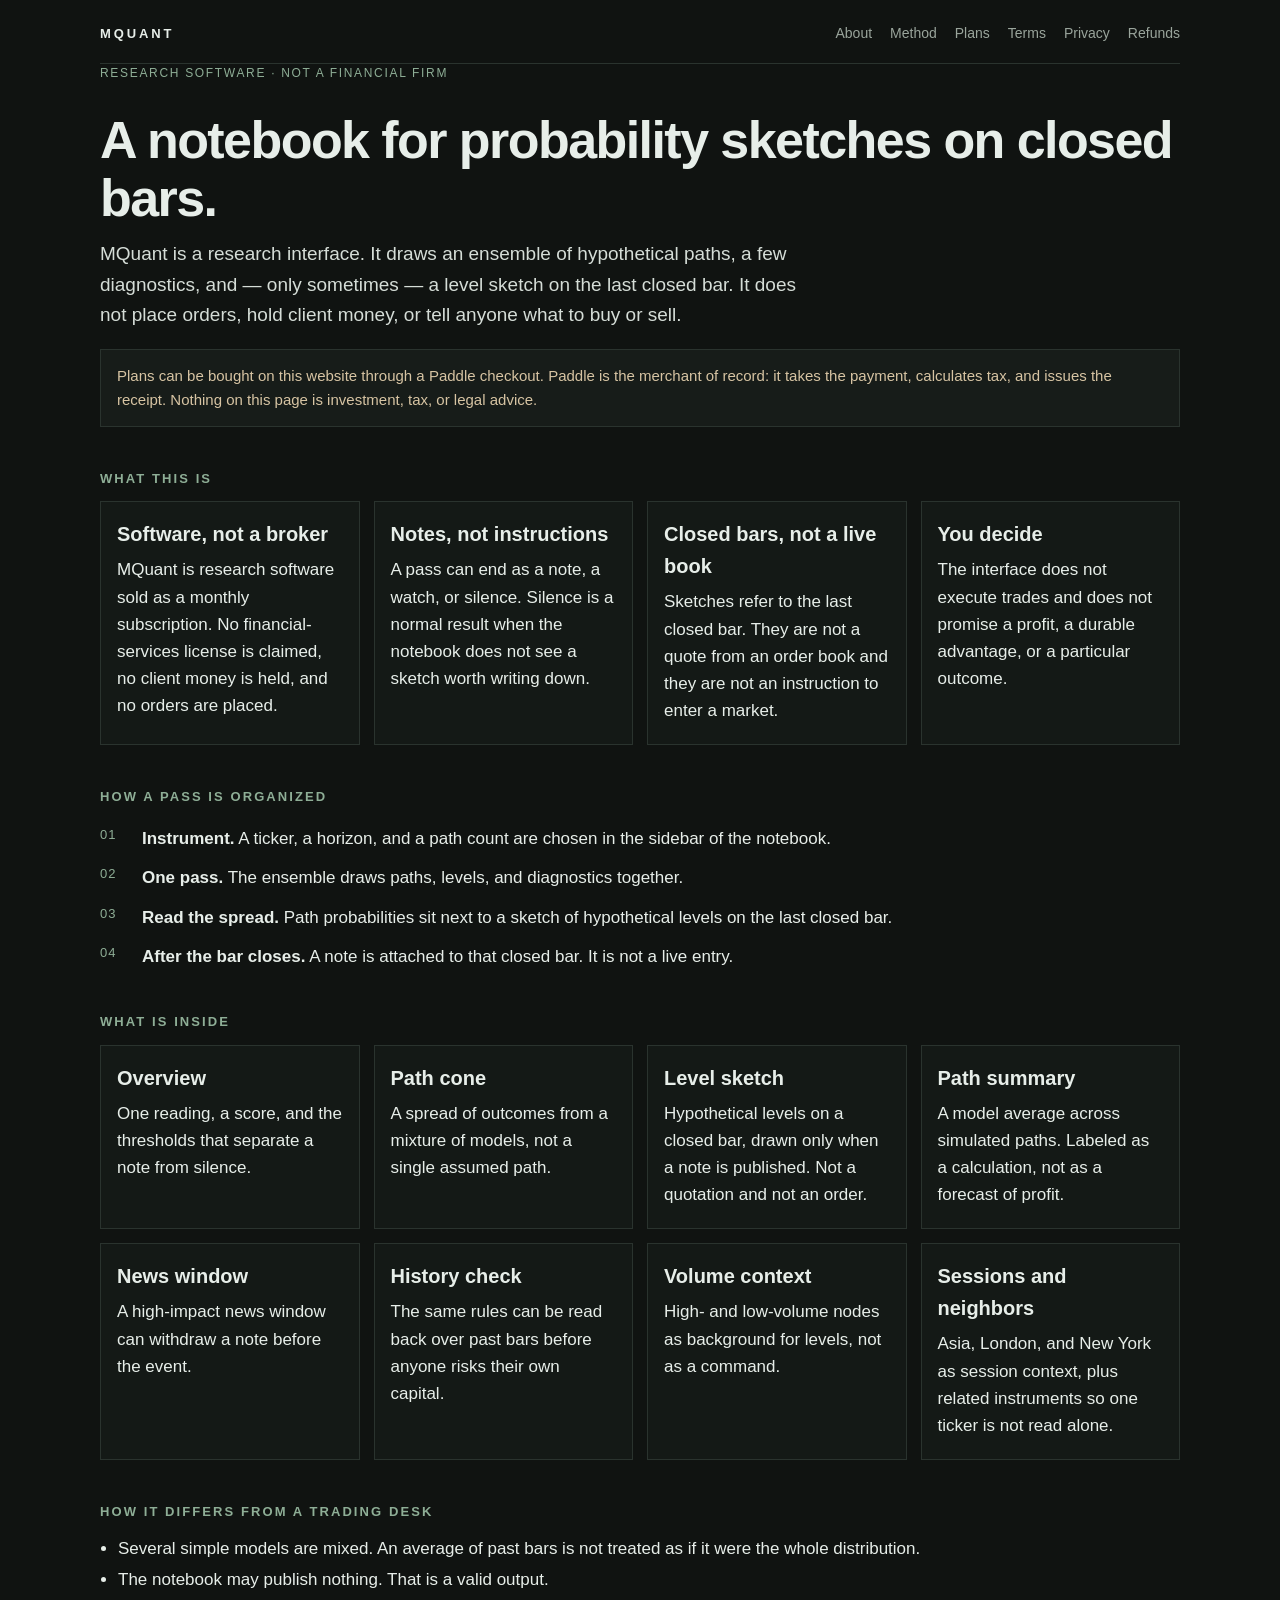
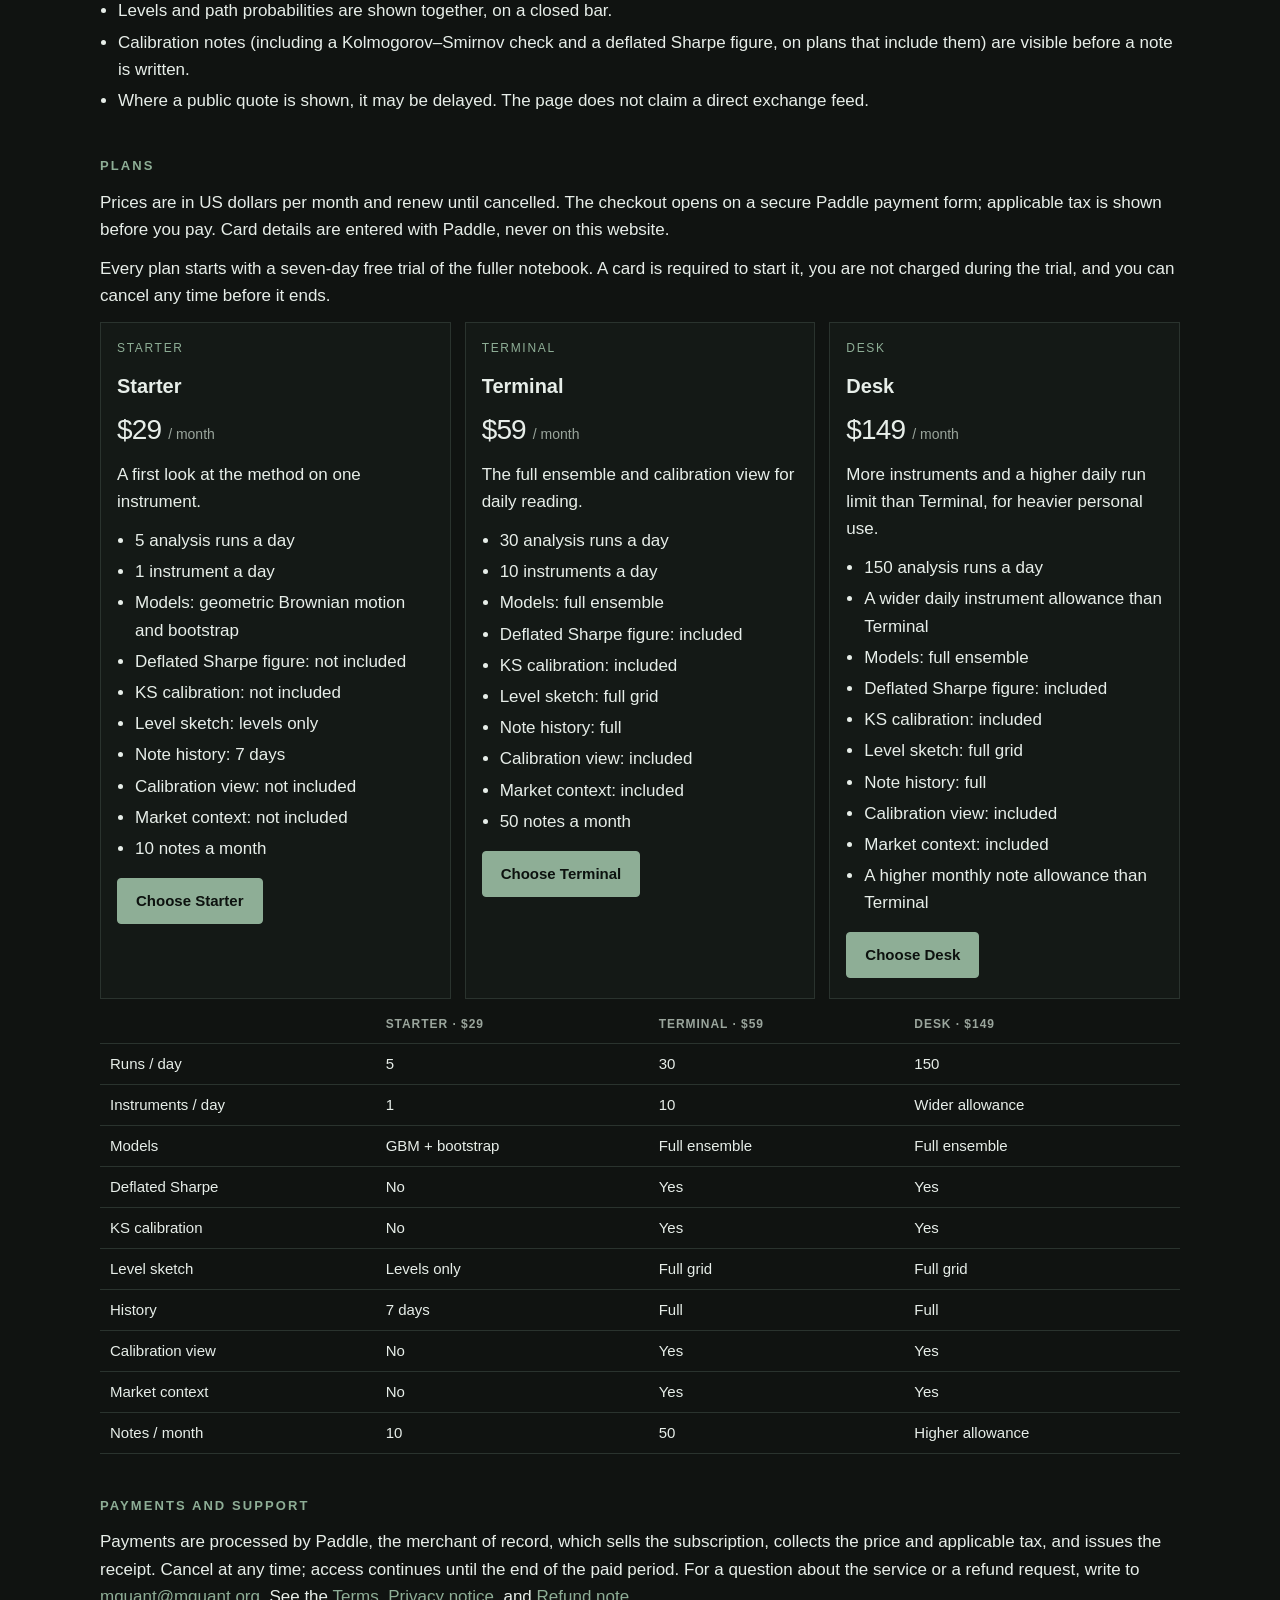
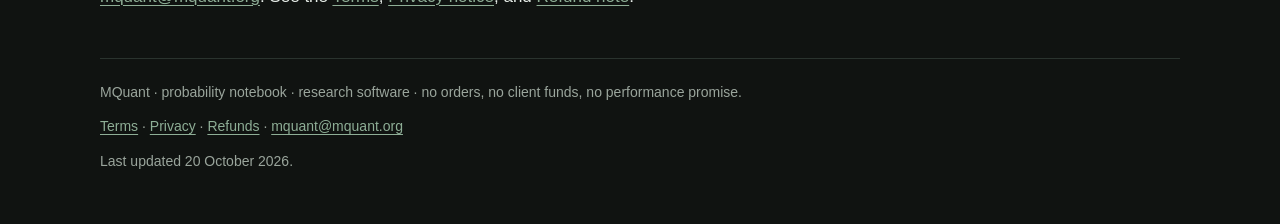
<file: index.html>
<!DOCTYPE html>
<html lang="en">
<head>
  <meta charset="utf-8">
  <meta name="viewport" content="width=device-width, initial-scale=1">
  <title>MQuant — probability notebook</title>
  <meta name="description" content="MQuant is a research notebook sold as a monthly subscription. It shows probability sketches on closed price bars. It is not a broker, fund, or advisory firm. Payments are handled by Paddle, the merchant of record.">
  <link rel="stylesheet" href="styles.css">
</head>
<body>
  <header>
    <a class="brand" href="index.html">MQuant</a>
    <nav>
      <a href="#about">About</a>
      <a href="#method">Method</a>
      <a href="#plans">Plans</a>
      <a href="terms.html">Terms</a>
      <a href="privacy.html">Privacy</a>
      <a href="refund.html">Refunds</a>
    </nav>
  </header>
  <main>
    <p class="tag">Research software · not a financial firm</p>
    <h1>A notebook for probability sketches on closed bars.</h1>
    <p class="lede">MQuant is a research interface. It draws an ensemble of hypothetical paths, a few diagnostics, and — only sometimes — a level sketch on the last closed bar. It does not place orders, hold client money, or tell anyone what to buy or sell.</p>
    <p class="note">Plans can be bought on this website through a Paddle checkout. Paddle is the merchant of record: it takes the payment, calculates tax, and issues the receipt. Nothing on this page is investment, tax, or legal advice.</p>

    <h2 id="about">What this is</h2>
    <div class="grid">
      <article class="card">
        <h3>Software, not a broker</h3>
        <p>MQuant is research software sold as a monthly subscription. No financial-services license is claimed, no client money is held, and no orders are placed.</p>
      </article>
      <article class="card">
        <h3>Notes, not instructions</h3>
        <p>A pass can end as a note, a watch, or silence. Silence is a normal result when the notebook does not see a sketch worth writing down.</p>
      </article>
      <article class="card">
        <h3>Closed bars, not a live book</h3>
        <p>Sketches refer to the last closed bar. They are not a quote from an order book and they are not an instruction to enter a market.</p>
      </article>
      <article class="card">
        <h3>You decide</h3>
        <p>The interface does not execute trades and does not promise a profit, a durable advantage, or a particular outcome.</p>
      </article>
    </div>

    <h2 id="method">How a pass is organized</h2>
    <ol class="steps">
      <li><strong>Instrument.</strong> A ticker, a horizon, and a path count are chosen in the sidebar of the notebook.</li>
      <li><strong>One pass.</strong> The ensemble draws paths, levels, and diagnostics together.</li>
      <li><strong>Read the spread.</strong> Path probabilities sit next to a sketch of hypothetical levels on the last closed bar.</li>
      <li><strong>After the bar closes.</strong> A note is attached to that closed bar. It is not a live entry.</li>
    </ol>

    <h2>What is inside</h2>
    <div class="grid">
      <article class="card">
        <h3>Overview</h3>
        <p>One reading, a score, and the thresholds that separate a note from silence.</p>
      </article>
      <article class="card">
        <h3>Path cone</h3>
        <p>A spread of outcomes from a mixture of models, not a single assumed path.</p>
      </article>
      <article class="card">
        <h3>Level sketch</h3>
        <p>Hypothetical levels on a closed bar, drawn only when a note is published. Not a quotation and not an order.</p>
      </article>
      <article class="card">
        <h3>Path summary</h3>
        <p>A model average across simulated paths. Labeled as a calculation, not as a forecast of profit.</p>
      </article>
      <article class="card">
        <h3>News window</h3>
        <p>A high-impact news window can withdraw a note before the event.</p>
      </article>
      <article class="card">
        <h3>History check</h3>
        <p>The same rules can be read back over past bars before anyone risks their own capital.</p>
      </article>
      <article class="card">
        <h3>Volume context</h3>
        <p>High- and low-volume nodes as background for levels, not as a command.</p>
      </article>
      <article class="card">
        <h3>Sessions and neighbors</h3>
        <p>Asia, London, and New York as session context, plus related instruments so one ticker is not read alone.</p>
      </article>
    </div>

    <h2>How it differs from a trading desk</h2>
    <ul>
      <li>Several simple models are mixed. An average of past bars is not treated as if it were the whole distribution.</li>
      <li>The notebook may publish nothing. That is a valid output.</li>
      <li>Levels and path probabilities are shown together, on a closed bar.</li>
      <li>Calibration notes (including a Kolmogorov–Smirnov check and a deflated Sharpe figure, on plans that include them) are visible before a note is written.</li>
      <li>Where a public quote is shown, it may be delayed. The page does not claim a direct exchange feed.</li>
    </ul>

    <h2 id="plans">Plans</h2>
    <p>Prices are in US dollars per month and renew until cancelled. The checkout opens on a secure Paddle payment form; applicable tax is shown before you pay. Card details are entered with Paddle, never on this website.</p>
    <p>Every plan starts with a seven-day free trial of the fuller notebook. A card is required to start it, you are not charged during the trial, and you can cancel any time before it ends.</p>

    <div class="grid">
      <article class="plan">
        <p class="tag">Starter</p>
        <h3>Starter</h3>
        <p class="price">$29 <span>/ month</span></p>
        <p>A first look at the method on one instrument.</p>
        <ul>
          <li>5 analysis runs a day</li>
          <li>1 instrument a day</li>
          <li>Models: geometric Brownian motion and bootstrap</li>
          <li>Deflated Sharpe figure: not included</li>
          <li>KS calibration: not included</li>
          <li>Level sketch: levels only</li>
          <li>Note history: 7 days</li>
          <li>Calibration view: not included</li>
          <li>Market context: not included</li>
          <li>10 notes a month</li>
        </ul>
        <p><a class="btn" href="pay.html?plan=starter">Choose Starter</a></p>
      </article>
      <article class="plan">
        <p class="tag">Terminal</p>
        <h3>Terminal</h3>
        <p class="price">$59 <span>/ month</span></p>
        <p>The full ensemble and calibration view for daily reading.</p>
        <ul>
          <li>30 analysis runs a day</li>
          <li>10 instruments a day</li>
          <li>Models: full ensemble</li>
          <li>Deflated Sharpe figure: included</li>
          <li>KS calibration: included</li>
          <li>Level sketch: full grid</li>
          <li>Note history: full</li>
          <li>Calibration view: included</li>
          <li>Market context: included</li>
          <li>50 notes a month</li>
        </ul>
        <p><a class="btn" href="pay.html?plan=terminal">Choose Terminal</a></p>
      </article>
      <article class="plan">
        <p class="tag">Desk</p>
        <h3>Desk</h3>
        <p class="price">$149 <span>/ month</span></p>
        <p>More instruments and a higher daily run limit than Terminal, for heavier personal use.</p>
        <ul>
          <li>150 analysis runs a day</li>
          <li>A wider daily instrument allowance than Terminal</li>
          <li>Models: full ensemble</li>
          <li>Deflated Sharpe figure: included</li>
          <li>KS calibration: included</li>
          <li>Level sketch: full grid</li>
          <li>Note history: full</li>
          <li>Calibration view: included</li>
          <li>Market context: included</li>
          <li>A higher monthly note allowance than Terminal</li>
        </ul>
        <p><a class="btn" href="pay.html?plan=desk">Choose Desk</a></p>
      </article>
    </div>

    <table>
      <thead>
        <tr><th></th><th>Starter · $29</th><th>Terminal · $59</th><th>Desk · $149</th></tr>
      </thead>
      <tbody>
        <tr><td>Runs / day</td><td>5</td><td>30</td><td>150</td></tr>
        <tr><td>Instruments / day</td><td>1</td><td>10</td><td>Wider allowance</td></tr>
        <tr><td>Models</td><td>GBM + bootstrap</td><td>Full ensemble</td><td>Full ensemble</td></tr>
        <tr><td>Deflated Sharpe</td><td>No</td><td>Yes</td><td>Yes</td></tr>
        <tr><td>KS calibration</td><td>No</td><td>Yes</td><td>Yes</td></tr>
        <tr><td>Level sketch</td><td>Levels only</td><td>Full grid</td><td>Full grid</td></tr>
        <tr><td>History</td><td>7 days</td><td>Full</td><td>Full</td></tr>
        <tr><td>Calibration view</td><td>No</td><td>Yes</td><td>Yes</td></tr>
        <tr><td>Market context</td><td>No</td><td>Yes</td><td>Yes</td></tr>
        <tr><td>Notes / month</td><td>10</td><td>50</td><td>Higher allowance</td></tr>
      </tbody>
    </table>

    <h2>Payments and support</h2>
    <p>Payments are processed by Paddle, the merchant of record, which sells the subscription, collects the price and applicable tax, and issues the receipt. Cancel at any time; access continues until the end of the paid period. For a question about the service or a refund request, write to <!--email_off--><a href="mailto:mquant@mquant.org">mquant@mquant.org</a><!--/email_off-->. See the <a href="terms.html">Terms</a>, <a href="privacy.html">Privacy notice</a>, and <a href="refund.html">Refund note</a>.</p>
  </main>
  <footer>
    <p>MQuant · probability notebook · research software · no orders, no client funds, no performance promise.</p>
    <p><a href="terms.html">Terms</a> · <a href="privacy.html">Privacy</a> · <a href="refund.html">Refunds</a> · <!--email_off--><a href="mailto:mquant@mquant.org">mquant@mquant.org</a><!--/email_off--></p>
    <p>Last updated 20 October 2026.</p>
  </footer>
</body>
</html>
</file>
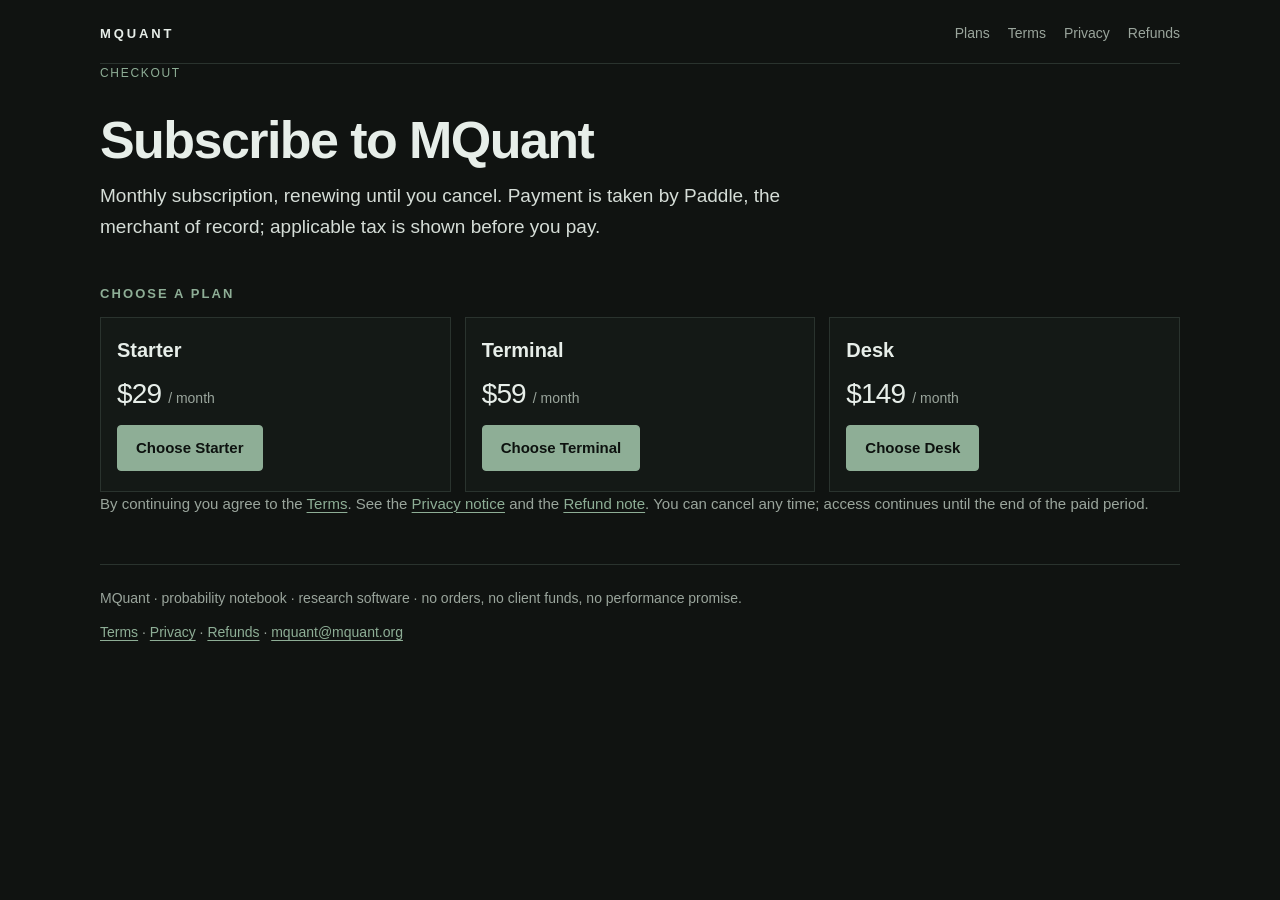
<file: pay.html>
<!DOCTYPE html>
<html lang="en">
<head>
  <meta charset="utf-8">
  <meta name="viewport" content="width=device-width, initial-scale=1">
  <title>Checkout — MQuant</title>
  <meta name="description" content="Subscribe to an MQuant plan. Payment is processed by Paddle, the merchant of record.">
  <meta name="robots" content="noindex">
  <meta name="referrer" content="strict-origin-when-cross-origin">
  <link rel="stylesheet" href="styles.css">
</head>
<body>
  <header>
    <a class="brand" href="index.html">MQuant</a>
    <nav>
      <a href="index.html#plans">Plans</a>
      <a href="terms.html">Terms</a>
      <a href="privacy.html">Privacy</a>
      <a href="refund.html">Refunds</a>
    </nav>
  </header>
  <main>
    <p class="tag">Checkout</p>
    <h1>Subscribe to MQuant</h1>
    <p class="lede">Monthly subscription, renewing until you cancel. Payment is taken by Paddle, the merchant of record; applicable tax is shown before you pay.</p>

    <div class="pay-box" id="plan-box" hidden>
      <h2 id="plan-name"></h2>
      <p class="price" id="plan-price"></p>
      <p id="plan-desc"></p>
      <p><button class="btn" id="pay-btn" type="button">Continue to payment</button></p>
      <p class="status" id="status" role="status"></p>
    </div>

    <div id="chooser" hidden>
      <h2>Choose a plan</h2>
      <div class="grid">
        <article class="plan"><h3>Starter</h3><p class="price">$29 <span>/ month</span></p><p><a class="btn" href="pay.html?plan=starter">Choose Starter</a></p></article>
        <article class="plan"><h3>Terminal</h3><p class="price">$59 <span>/ month</span></p><p><a class="btn" href="pay.html?plan=terminal">Choose Terminal</a></p></article>
        <article class="plan"><h3>Desk</h3><p class="price">$149 <span>/ month</span></p><p><a class="btn" href="pay.html?plan=desk">Choose Desk</a></p></article>
      </div>
    </div>

    <noscript><p class="note">The payment form needs JavaScript. Please enable it, or write to <!--email_off--><a href="mailto:mquant@mquant.org">mquant@mquant.org</a><!--/email_off-->.</p></noscript>

    <p class="status">By continuing you agree to the <a href="terms.html">Terms</a>. See the <a href="privacy.html">Privacy notice</a> and the <a href="refund.html">Refund note</a>. You can cancel any time; access continues until the end of the paid period.</p>
  </main>
  <footer>
    <p>MQuant · probability notebook · research software · no orders, no client funds, no performance promise.</p>
    <p><a href="terms.html">Terms</a> · <a href="privacy.html">Privacy</a> · <a href="refund.html">Refunds</a> · <!--email_off--><a href="mailto:mquant@mquant.org">mquant@mquant.org</a><!--/email_off--></p>
  </footer>
  <script src="https://cdn.paddle.com/paddle/v2/paddle.js"></script>
  <script src="pay.js?v=2"></script>
</body>
</html>
</file>
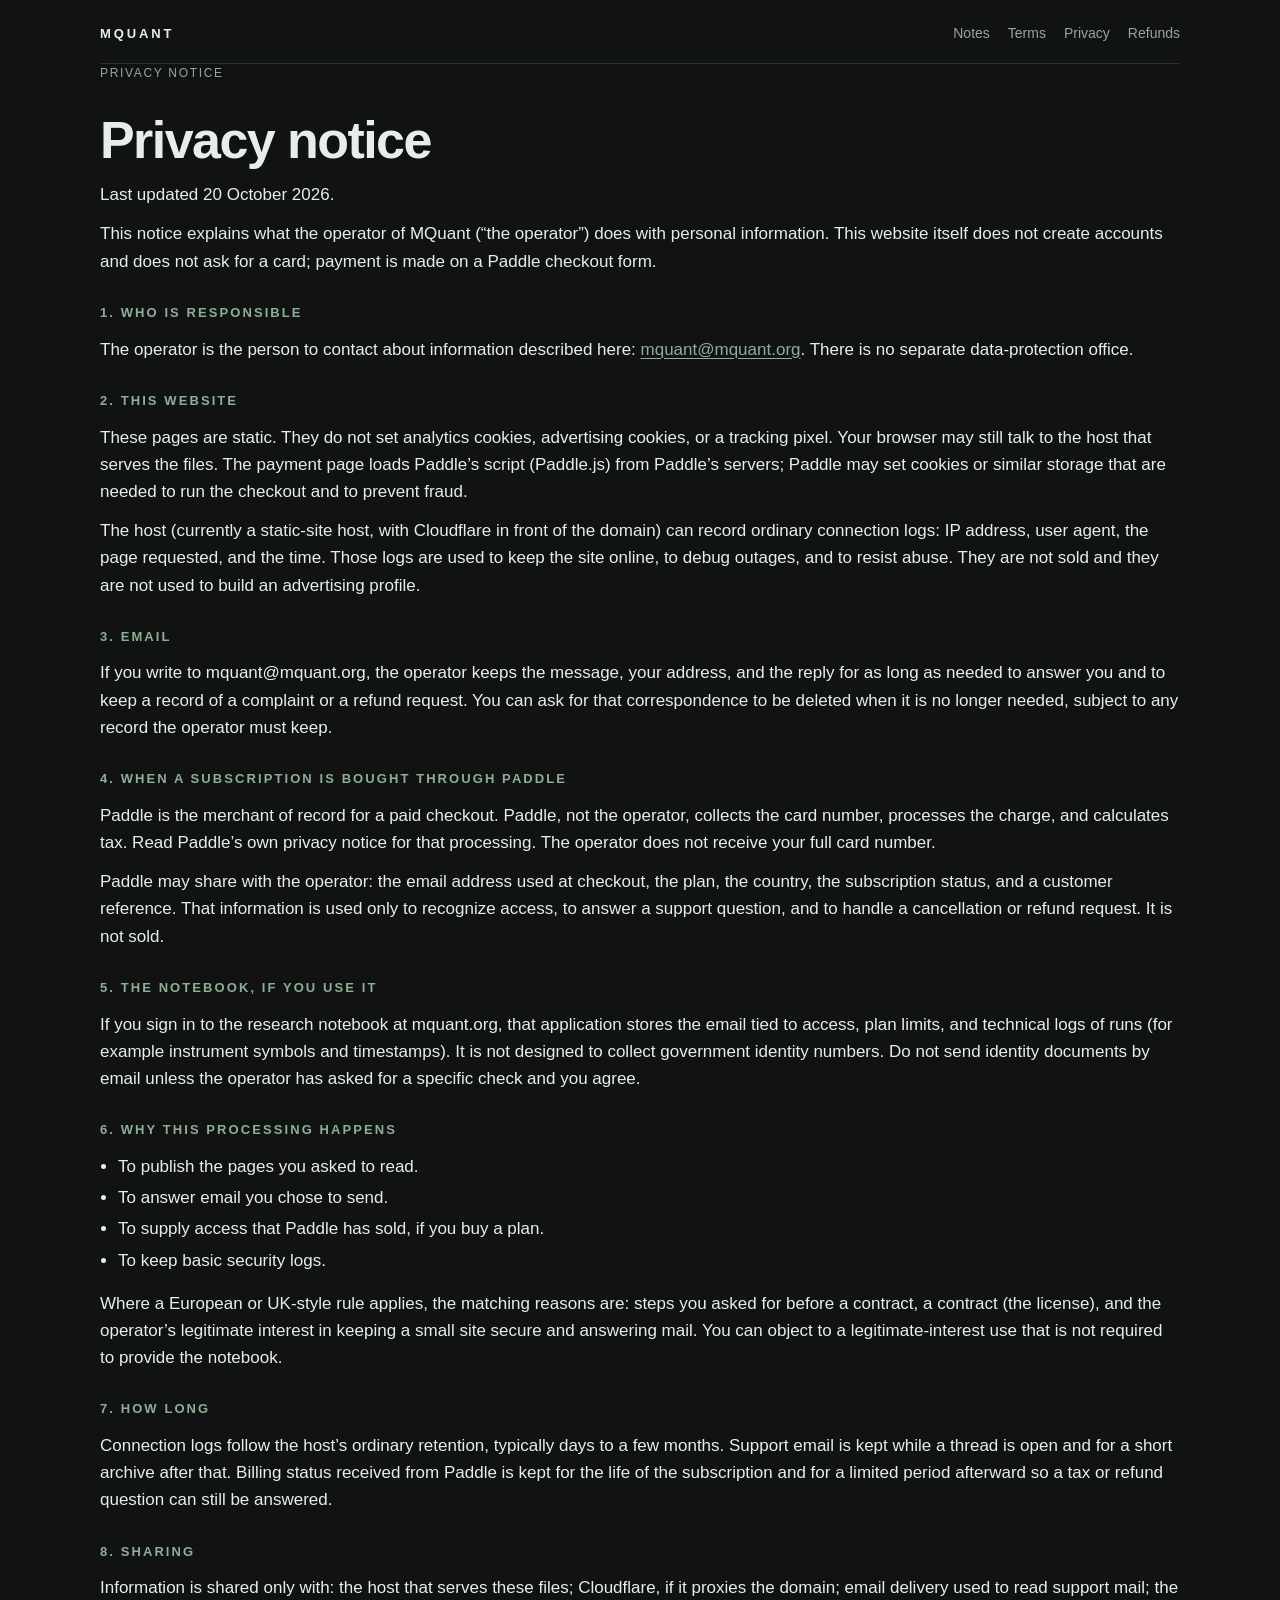
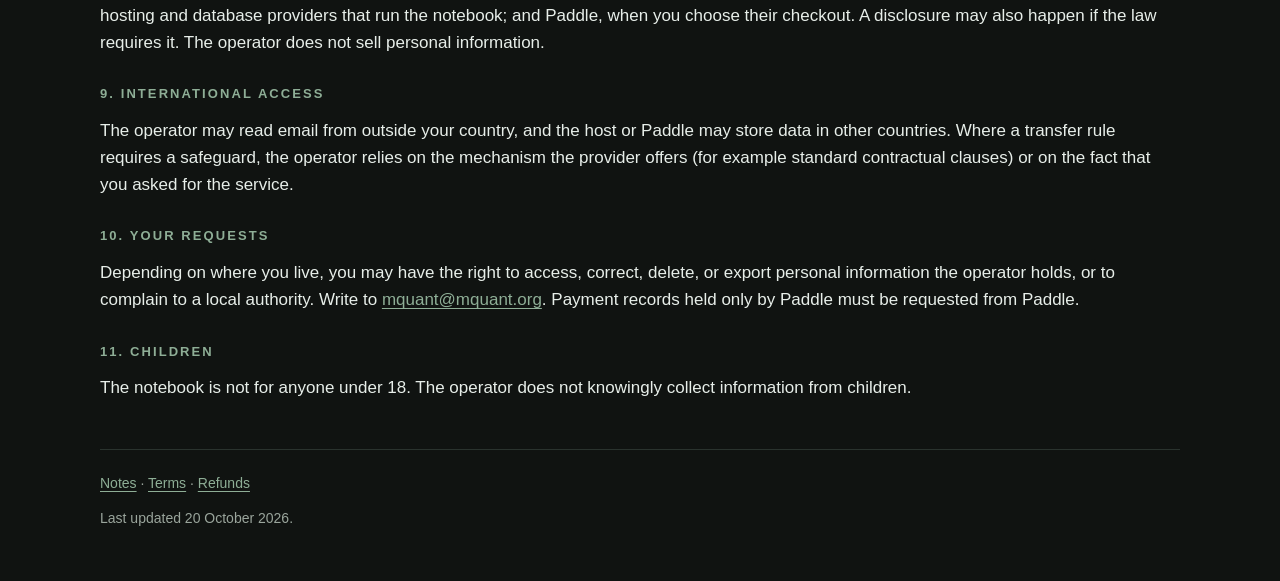
<file: privacy.html>
<!DOCTYPE html>
<html lang="en">
<head>
  <meta charset="utf-8">
  <meta name="viewport" content="width=device-width, initial-scale=1">
  <title>Privacy notice — MQuant</title>
  <meta name="description" content="Privacy notice for the MQuant website, operated by the MQuant publisher. No advertising cookies. Card data is handled by Paddle.">
  <link rel="stylesheet" href="styles.css">
</head>
<body>
  <header>
    <a class="brand" href="index.html">MQuant</a>
    <nav>
      <a href="index.html">Notes</a>
      <a href="terms.html">Terms</a>
      <a href="privacy.html">Privacy</a>
      <a href="refund.html">Refunds</a>
    </nav>
  </header>
  <main class="legal">
    <p class="tag">Privacy notice</p>
    <h1>Privacy notice</h1>
    <p>Last updated 20 October 2026.</p>
    <p>This notice explains what the operator of MQuant (“the operator”) does with personal information. This website itself does not create accounts and does not ask for a card; payment is made on a Paddle checkout form.</p>

    <h2>1. Who is responsible</h2>
    <p>The operator is the person to contact about information described here: <!--email_off--><a href="mailto:mquant@mquant.org">mquant@mquant.org</a><!--/email_off-->. There is no separate data-protection office.</p>

    <h2>2. This website</h2>
    <p>These pages are static. They do not set analytics cookies, advertising cookies, or a tracking pixel. Your browser may still talk to the host that serves the files. The payment page loads Paddle’s script (Paddle.js) from Paddle’s servers; Paddle may set cookies or similar storage that are needed to run the checkout and to prevent fraud.</p>
    <p>The host (currently a static-site host, with Cloudflare in front of the domain) can record ordinary connection logs: IP address, user agent, the page requested, and the time. Those logs are used to keep the site online, to debug outages, and to resist abuse. They are not sold and they are not used to build an advertising profile.</p>

    <h2>3. Email</h2>
    <p>If you write to <!--email_off-->mquant@mquant.org<!--/email_off-->, the operator keeps the message, your address, and the reply for as long as needed to answer you and to keep a record of a complaint or a refund request. You can ask for that correspondence to be deleted when it is no longer needed, subject to any record the operator must keep.</p>

    <h2>4. When a subscription is bought through Paddle</h2>
    <p>Paddle is the merchant of record for a paid checkout. Paddle, not the operator, collects the card number, processes the charge, and calculates tax. Read Paddle’s own privacy notice for that processing. The operator does not receive your full card number.</p>
    <p>Paddle may share with the operator: the email address used at checkout, the plan, the country, the subscription status, and a customer reference. That information is used only to recognize access, to answer a support question, and to handle a cancellation or refund request. It is not sold.</p>

    <h2>5. The notebook, if you use it</h2>
    <p>If you sign in to the research notebook at mquant.org, that application stores the email tied to access, plan limits, and technical logs of runs (for example instrument symbols and timestamps). It is not designed to collect government identity numbers. Do not send identity documents by email unless the operator has asked for a specific check and you agree.</p>

    <h2>6. Why this processing happens</h2>
    <ul>
      <li>To publish the pages you asked to read.</li>
      <li>To answer email you chose to send.</li>
      <li>To supply access that Paddle has sold, if you buy a plan.</li>
      <li>To keep basic security logs.</li>
    </ul>
    <p>Where a European or UK-style rule applies, the matching reasons are: steps you asked for before a contract, a contract (the license), and the operator’s legitimate interest in keeping a small site secure and answering mail. You can object to a legitimate-interest use that is not required to provide the notebook.</p>

    <h2>7. How long</h2>
    <p>Connection logs follow the host’s ordinary retention, typically days to a few months. Support email is kept while a thread is open and for a short archive after that. Billing status received from Paddle is kept for the life of the subscription and for a limited period afterward so a tax or refund question can still be answered.</p>

    <h2>8. Sharing</h2>
    <p>Information is shared only with: the host that serves these files; Cloudflare, if it proxies the domain; email delivery used to read support mail; the hosting and database providers that run the notebook; and Paddle, when you choose their checkout. A disclosure may also happen if the law requires it. The operator does not sell personal information.</p>

    <h2>9. International access</h2>
    <p>The operator may read email from outside your country, and the host or Paddle may store data in other countries. Where a transfer rule requires a safeguard, the operator relies on the mechanism the provider offers (for example standard contractual clauses) or on the fact that you asked for the service.</p>

    <h2>10. Your requests</h2>
    <p>Depending on where you live, you may have the right to access, correct, delete, or export personal information the operator holds, or to complain to a local authority. Write to <!--email_off--><a href="mailto:mquant@mquant.org">mquant@mquant.org</a><!--/email_off-->. Payment records held only by Paddle must be requested from Paddle.</p>

    <h2>11. Children</h2>
    <p>The notebook is not for anyone under 18. The operator does not knowingly collect information from children.</p>
  </main>
  <footer>
    <p><a href="index.html">Notes</a> · <a href="terms.html">Terms</a> · <a href="refund.html">Refunds</a></p>
    <p>Last updated 20 October 2026.</p>
  </footer>
</body>
</html>
</file>
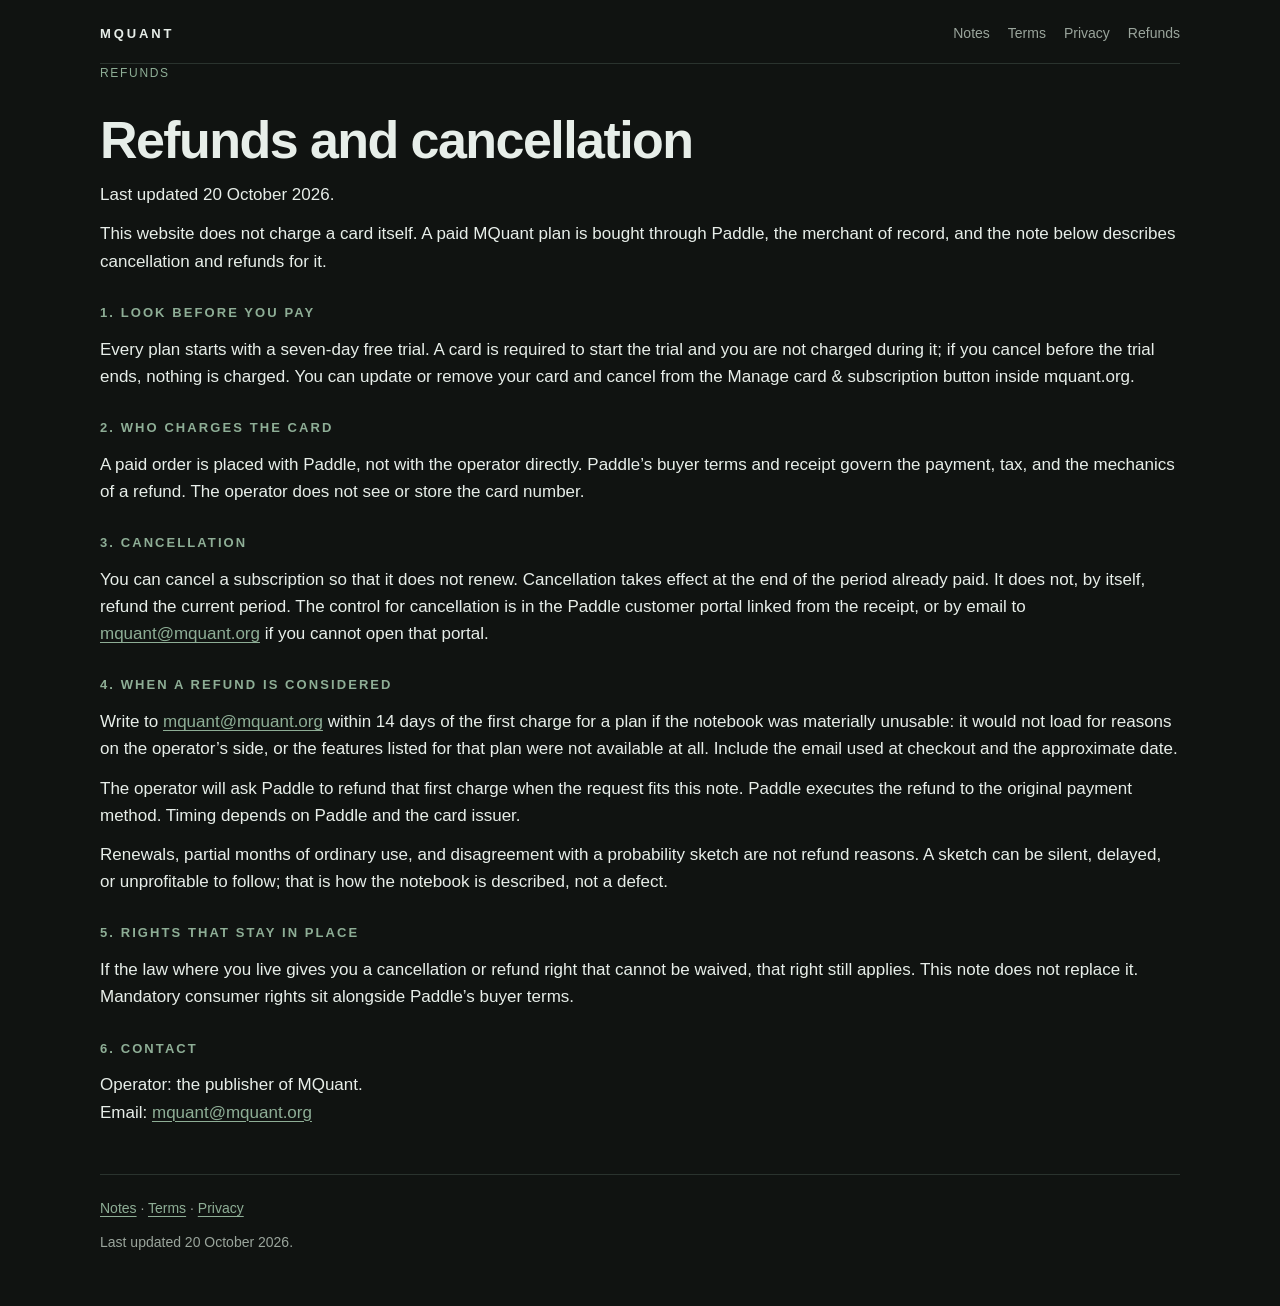
<file: refund.html>
<!DOCTYPE html>
<html lang="en">
<head>
  <meta charset="utf-8">
  <meta name="viewport" content="width=device-width, initial-scale=1">
  <title>Refunds — MQuant</title>
  <meta name="description" content="Refund note for MQuant. Paid access is billed by Paddle as merchant of record.">
  <link rel="stylesheet" href="styles.css">
</head>
<body>
  <header>
    <a class="brand" href="index.html">MQuant</a>
    <nav>
      <a href="index.html">Notes</a>
      <a href="terms.html">Terms</a>
      <a href="privacy.html">Privacy</a>
      <a href="refund.html">Refunds</a>
    </nav>
  </header>
  <main class="legal">
    <p class="tag">Refunds</p>
    <h1>Refunds and cancellation</h1>
    <p>Last updated 20 October 2026.</p>
    <p>This website does not charge a card itself. A paid MQuant plan is bought through Paddle, the merchant of record, and the note below describes cancellation and refunds for it.</p>

    <h2>1. Look before you pay</h2>
    <p>Every plan starts with a seven-day free trial. A card is required to start the trial and you are not charged during it; if you cancel before the trial ends, nothing is charged. You can update or remove your card and cancel from the Manage card &amp; subscription button inside mquant.org.</p>

    <h2>2. Who charges the card</h2>
    <p>A paid order is placed with Paddle, not with the operator directly. Paddle’s buyer terms and receipt govern the payment, tax, and the mechanics of a refund. The operator does not see or store the card number.</p>

    <h2>3. Cancellation</h2>
    <p>You can cancel a subscription so that it does not renew. Cancellation takes effect at the end of the period already paid. It does not, by itself, refund the current period. The control for cancellation is in the Paddle customer portal linked from the receipt, or by email to <!--email_off--><a href="mailto:mquant@mquant.org">mquant@mquant.org</a><!--/email_off--> if you cannot open that portal.</p>

    <h2>4. When a refund is considered</h2>
    <p>Write to <!--email_off--><a href="mailto:mquant@mquant.org">mquant@mquant.org</a><!--/email_off--> within 14 days of the first charge for a plan if the notebook was materially unusable: it would not load for reasons on the operator’s side, or the features listed for that plan were not available at all. Include the email used at checkout and the approximate date.</p>
    <p>The operator will ask Paddle to refund that first charge when the request fits this note. Paddle executes the refund to the original payment method. Timing depends on Paddle and the card issuer.</p>
    <p>Renewals, partial months of ordinary use, and disagreement with a probability sketch are not refund reasons. A sketch can be silent, delayed, or unprofitable to follow; that is how the notebook is described, not a defect.</p>

    <h2>5. Rights that stay in place</h2>
    <p>If the law where you live gives you a cancellation or refund right that cannot be waived, that right still applies. This note does not replace it. Mandatory consumer rights sit alongside Paddle’s buyer terms.</p>

    <h2>6. Contact</h2>
    <p>Operator: the publisher of MQuant.<br>Email: <!--email_off--><a href="mailto:mquant@mquant.org">mquant@mquant.org</a><!--/email_off--></p>
  </main>
  <footer>
    <p><a href="index.html">Notes</a> · <a href="terms.html">Terms</a> · <a href="privacy.html">Privacy</a></p>
    <p>Last updated 20 October 2026.</p>
  </footer>
</body>
</html>
</file>
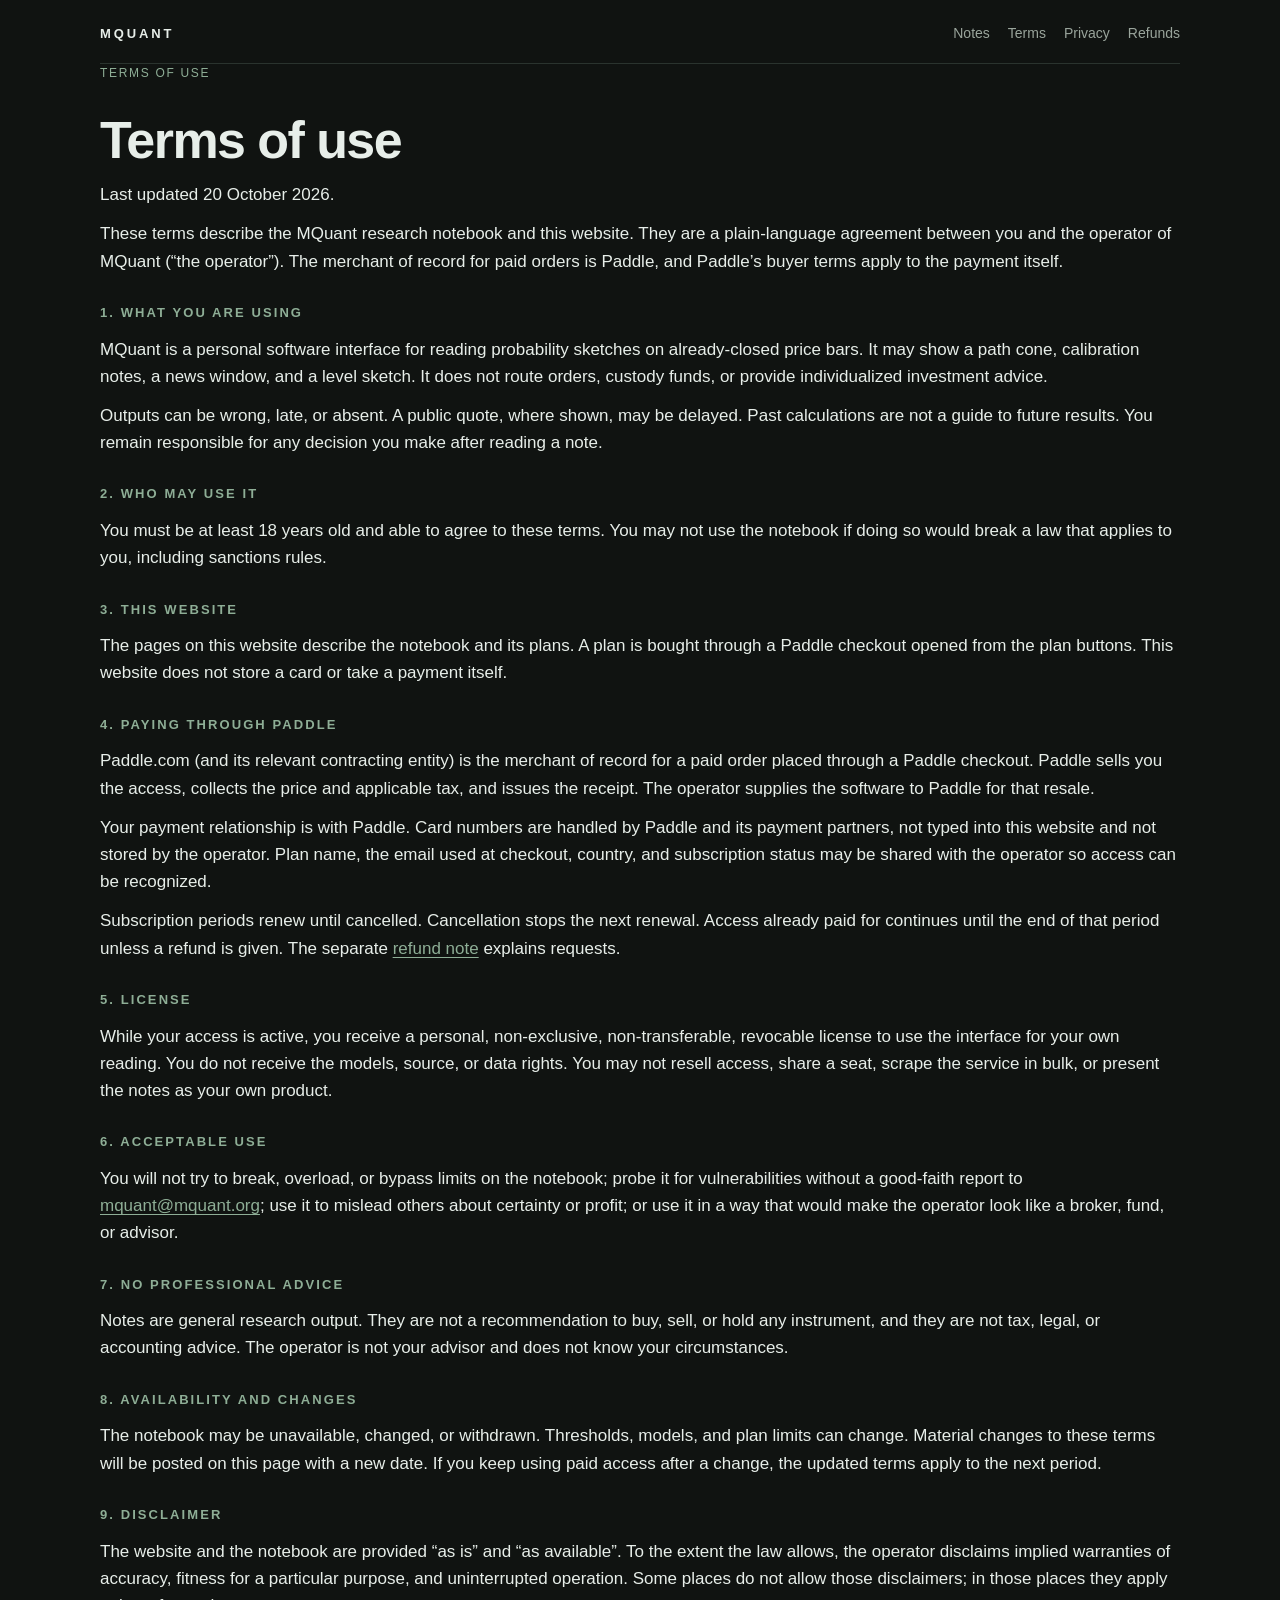
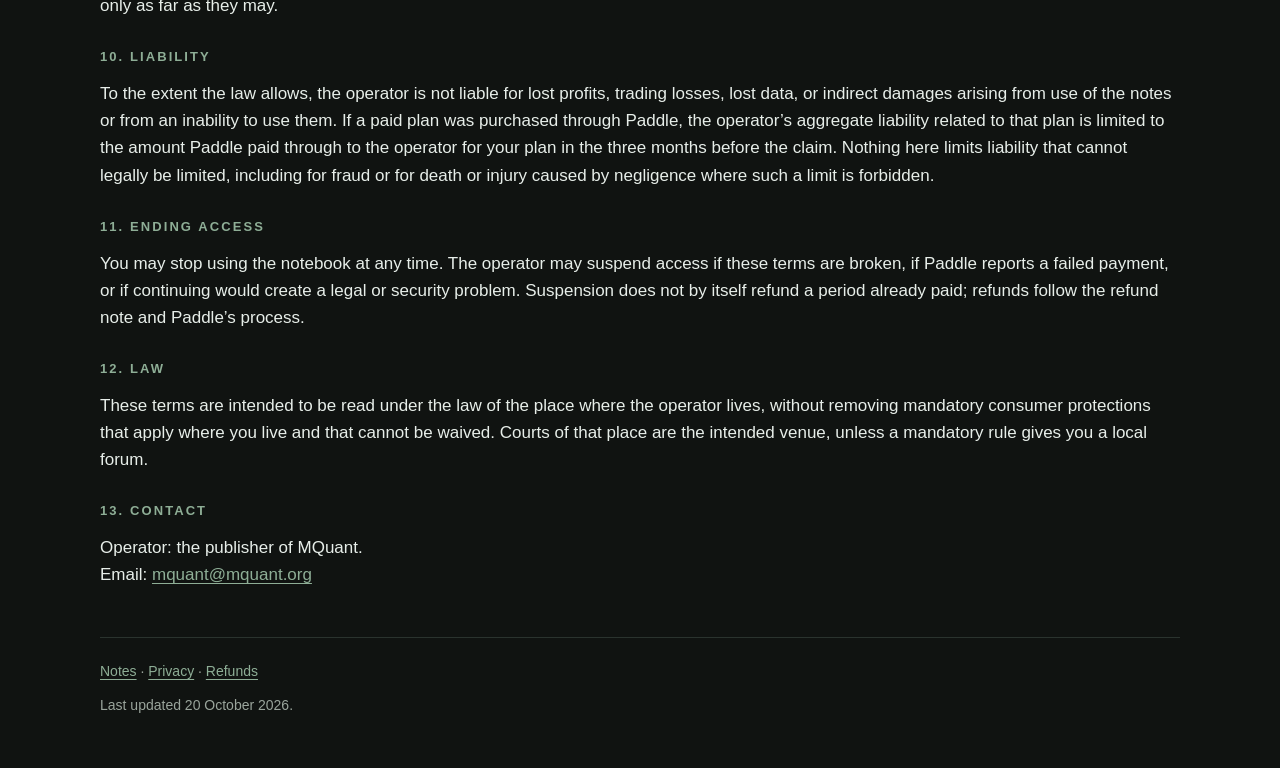
<file: terms.html>
<!DOCTYPE html>
<html lang="en">
<head>
  <meta charset="utf-8">
  <meta name="viewport" content="width=device-width, initial-scale=1">
  <title>Terms of use — MQuant</title>
  <meta name="description" content="Terms for the MQuant research notebook subscription. Not a broker or advisory firm.">
  <link rel="stylesheet" href="styles.css">
</head>
<body>
  <header>
    <a class="brand" href="index.html">MQuant</a>
    <nav>
      <a href="index.html">Notes</a>
      <a href="terms.html">Terms</a>
      <a href="privacy.html">Privacy</a>
      <a href="refund.html">Refunds</a>
    </nav>
  </header>
  <main class="legal">
    <p class="tag">Terms of use</p>
    <h1>Terms of use</h1>
    <p>Last updated 20 October 2026.</p>
    <p>These terms describe the MQuant research notebook and this website. They are a plain-language agreement between you and the operator of MQuant (“the operator”). The merchant of record for paid orders is Paddle, and Paddle’s buyer terms apply to the payment itself.</p>

    <h2>1. What you are using</h2>
    <p>MQuant is a personal software interface for reading probability sketches on already-closed price bars. It may show a path cone, calibration notes, a news window, and a level sketch. It does not route orders, custody funds, or provide individualized investment advice.</p>
    <p>Outputs can be wrong, late, or absent. A public quote, where shown, may be delayed. Past calculations are not a guide to future results. You remain responsible for any decision you make after reading a note.</p>

    <h2>2. Who may use it</h2>
    <p>You must be at least 18 years old and able to agree to these terms. You may not use the notebook if doing so would break a law that applies to you, including sanctions rules.</p>

    <h2>3. This website</h2>
    <p>The pages on this website describe the notebook and its plans. A plan is bought through a Paddle checkout opened from the plan buttons. This website does not store a card or take a payment itself.</p>

    <h2>4. Paying through Paddle</h2>
    <p>Paddle.com (and its relevant contracting entity) is the merchant of record for a paid order placed through a Paddle checkout. Paddle sells you the access, collects the price and applicable tax, and issues the receipt. The operator supplies the software to Paddle for that resale.</p>
    <p>Your payment relationship is with Paddle. Card numbers are handled by Paddle and its payment partners, not typed into this website and not stored by the operator. Plan name, the email used at checkout, country, and subscription status may be shared with the operator so access can be recognized.</p>
    <p>Subscription periods renew until cancelled. Cancellation stops the next renewal. Access already paid for continues until the end of that period unless a refund is given. The separate <a href="refund.html">refund note</a> explains requests.</p>

    <h2>5. License</h2>
    <p>While your access is active, you receive a personal, non-exclusive, non-transferable, revocable license to use the interface for your own reading. You do not receive the models, source, or data rights. You may not resell access, share a seat, scrape the service in bulk, or present the notes as your own product.</p>

    <h2>6. Acceptable use</h2>
    <p>You will not try to break, overload, or bypass limits on the notebook; probe it for vulnerabilities without a good-faith report to <!--email_off--><a href="mailto:mquant@mquant.org">mquant@mquant.org</a><!--/email_off-->; use it to mislead others about certainty or profit; or use it in a way that would make the operator look like a broker, fund, or advisor.</p>

    <h2>7. No professional advice</h2>
    <p>Notes are general research output. They are not a recommendation to buy, sell, or hold any instrument, and they are not tax, legal, or accounting advice. The operator is not your advisor and does not know your circumstances.</p>

    <h2>8. Availability and changes</h2>
    <p>The notebook may be unavailable, changed, or withdrawn. Thresholds, models, and plan limits can change. Material changes to these terms will be posted on this page with a new date. If you keep using paid access after a change, the updated terms apply to the next period.</p>

    <h2>9. Disclaimer</h2>
    <p>The website and the notebook are provided “as is” and “as available”. To the extent the law allows, the operator disclaims implied warranties of accuracy, fitness for a particular purpose, and uninterrupted operation. Some places do not allow those disclaimers; in those places they apply only as far as they may.</p>

    <h2>10. Liability</h2>
    <p>To the extent the law allows, the operator is not liable for lost profits, trading losses, lost data, or indirect damages arising from use of the notes or from an inability to use them. If a paid plan was purchased through Paddle, the operator’s aggregate liability related to that plan is limited to the amount Paddle paid through to the operator for your plan in the three months before the claim. Nothing here limits liability that cannot legally be limited, including for fraud or for death or injury caused by negligence where such a limit is forbidden.</p>

    <h2>11. Ending access</h2>
    <p>You may stop using the notebook at any time. The operator may suspend access if these terms are broken, if Paddle reports a failed payment, or if continuing would create a legal or security problem. Suspension does not by itself refund a period already paid; refunds follow the refund note and Paddle’s process.</p>

    <h2>12. Law</h2>
    <p>These terms are intended to be read under the law of the place where the operator lives, without removing mandatory consumer protections that apply where you live and that cannot be waived. Courts of that place are the intended venue, unless a mandatory rule gives you a local forum.</p>

    <h2>13. Contact</h2>
    <p>Operator: the publisher of MQuant.<br>Email: <!--email_off--><a href="mailto:mquant@mquant.org">mquant@mquant.org</a><!--/email_off--></p>
  </main>
  <footer>
    <p><a href="index.html">Notes</a> · <a href="privacy.html">Privacy</a> · <a href="refund.html">Refunds</a></p>
    <p>Last updated 20 October 2026.</p>
  </footer>
</body>
</html>
</file>
<file: styles.css>
:root {
  --bg: #101311;
  --bg-2: #171c19;
  --ink: #e7eee9;
  --muted: #9aa59c;
  --line: #2a332e;
  --accent: #8eae96;
  --warn: #d7c4a3;
  --max: 1080px;
}

* { box-sizing: border-box; }
html { scroll-behavior: smooth; }
body {
  margin: 0;
  background: var(--bg);
  color: var(--ink);
  font-family: "Segoe UI", "Source Sans 3", Helvetica, Arial, sans-serif;
  font-size: 17px;
  line-height: 1.6;
}
a { color: var(--accent); text-decoration-thickness: 1px; text-underline-offset: 3px; }
a:hover { color: #cfe0d2; }
header, main, footer { width: min(var(--max), calc(100% - 32px)); margin: 0 auto; }
header {
  display: flex;
  justify-content: space-between;
  gap: 16px;
  align-items: baseline;
  padding: 22px 0 18px;
  border-bottom: 1px solid var(--line);
}
.brand {
  letter-spacing: 0.22em;
  font-size: 13px;
  font-weight: 650;
  text-transform: uppercase;
  color: var(--ink);
  text-decoration: none;
}
nav { display: flex; flex-wrap: wrap; gap: 14px 18px; font-size: 14px; }
nav a { color: var(--muted); text-decoration: none; }
nav a:hover { color: var(--ink); }
h1 { font-size: clamp(32px, 5vw, 52px); line-height: 1.12; font-weight: 560; letter-spacing: -0.03em; margin: 28px 0 12px; }
h2 { font-size: 13px; letter-spacing: 0.16em; text-transform: uppercase; color: var(--accent); font-weight: 650; margin: 42px 0 12px; }
h3 { font-size: 20px; font-weight: 600; margin: 0 0 6px; }
p { margin: 0 0 12px; }
.lede { font-size: 19px; max-width: 68ch; color: #d5ddd7; }
.note {
  border: 1px solid var(--line);
  background: var(--bg-2);
  padding: 14px 16px;
  color: var(--warn);
  font-size: 15px;
  margin: 18px 0 8px;
}
.grid { display: grid; grid-template-columns: repeat(auto-fit, minmax(240px, 1fr)); gap: 14px; }
.card, .plan {
  border: 1px solid var(--line);
  background: #141916;
  padding: 16px 16px 8px;
}
.plan header { width: auto; border: 0; padding: 0 0 8px; display: block; }
.price { font-size: 28px; letter-spacing: -0.03em; margin: 4px 0 8px; }
.price span { font-size: 14px; color: var(--muted); letter-spacing: 0; }
.tag { color: var(--accent); font-size: 12px; letter-spacing: 0.14em; text-transform: uppercase; }
ul { margin: 8px 0 16px; padding-left: 18px; }
li { margin: 4px 0; }
.steps { counter-reset: step; list-style: none; padding: 0; }
.steps li { counter-increment: step; margin: 0 0 12px; padding-left: 42px; position: relative; }
.steps li::before {
  content: counter(step, decimal-leading-zero);
  position: absolute; left: 0; top: 0;
  color: var(--accent); font-size: 13px; letter-spacing: 0.08em;
}
table { width: 100%; border-collapse: collapse; font-size: 15px; margin: 8px 0 20px; }
th, td { text-align: left; padding: 8px 10px; border-bottom: 1px solid var(--line); vertical-align: top; }
th { color: var(--muted); font-weight: 550; font-size: 12px; letter-spacing: 0.08em; text-transform: uppercase; }
footer { border-top: 1px solid var(--line); margin-top: 48px; padding: 22px 0 40px; color: var(--muted); font-size: 14px; }
.legal h2 { margin-top: 28px; }
.legal h3 { font-size: 17px; margin: 18px 0 6px; }
@media (max-width: 640px) {
  header { flex-direction: column; align-items: flex-start; }
  th, td { padding: 8px 6px; }
}
.btn {
  display: inline-block;
  padding: 10px 18px;
  border: 1px solid var(--accent);
  background: var(--accent);
  color: #0d120f;
  font-weight: 600;
  font-size: 15px;
  text-decoration: none;
  border-radius: 4px;
}
.btn:hover { background: #a9c6b0; color: #0d120f; }
.btn.secondary { background: transparent; color: var(--accent); }
.btn.secondary:hover { background: var(--bg-2); color: #cfe0d2; }
.pay-box { border: 1px solid var(--line); background: var(--bg-2); padding: 20px; margin: 20px 0; max-width: 560px; }
.pay-box h2 { margin-top: 0; }
.status { color: var(--muted); font-size: 15px; min-height: 1.6em; }
.status.err { color: #e0a0a0; }
</file>
